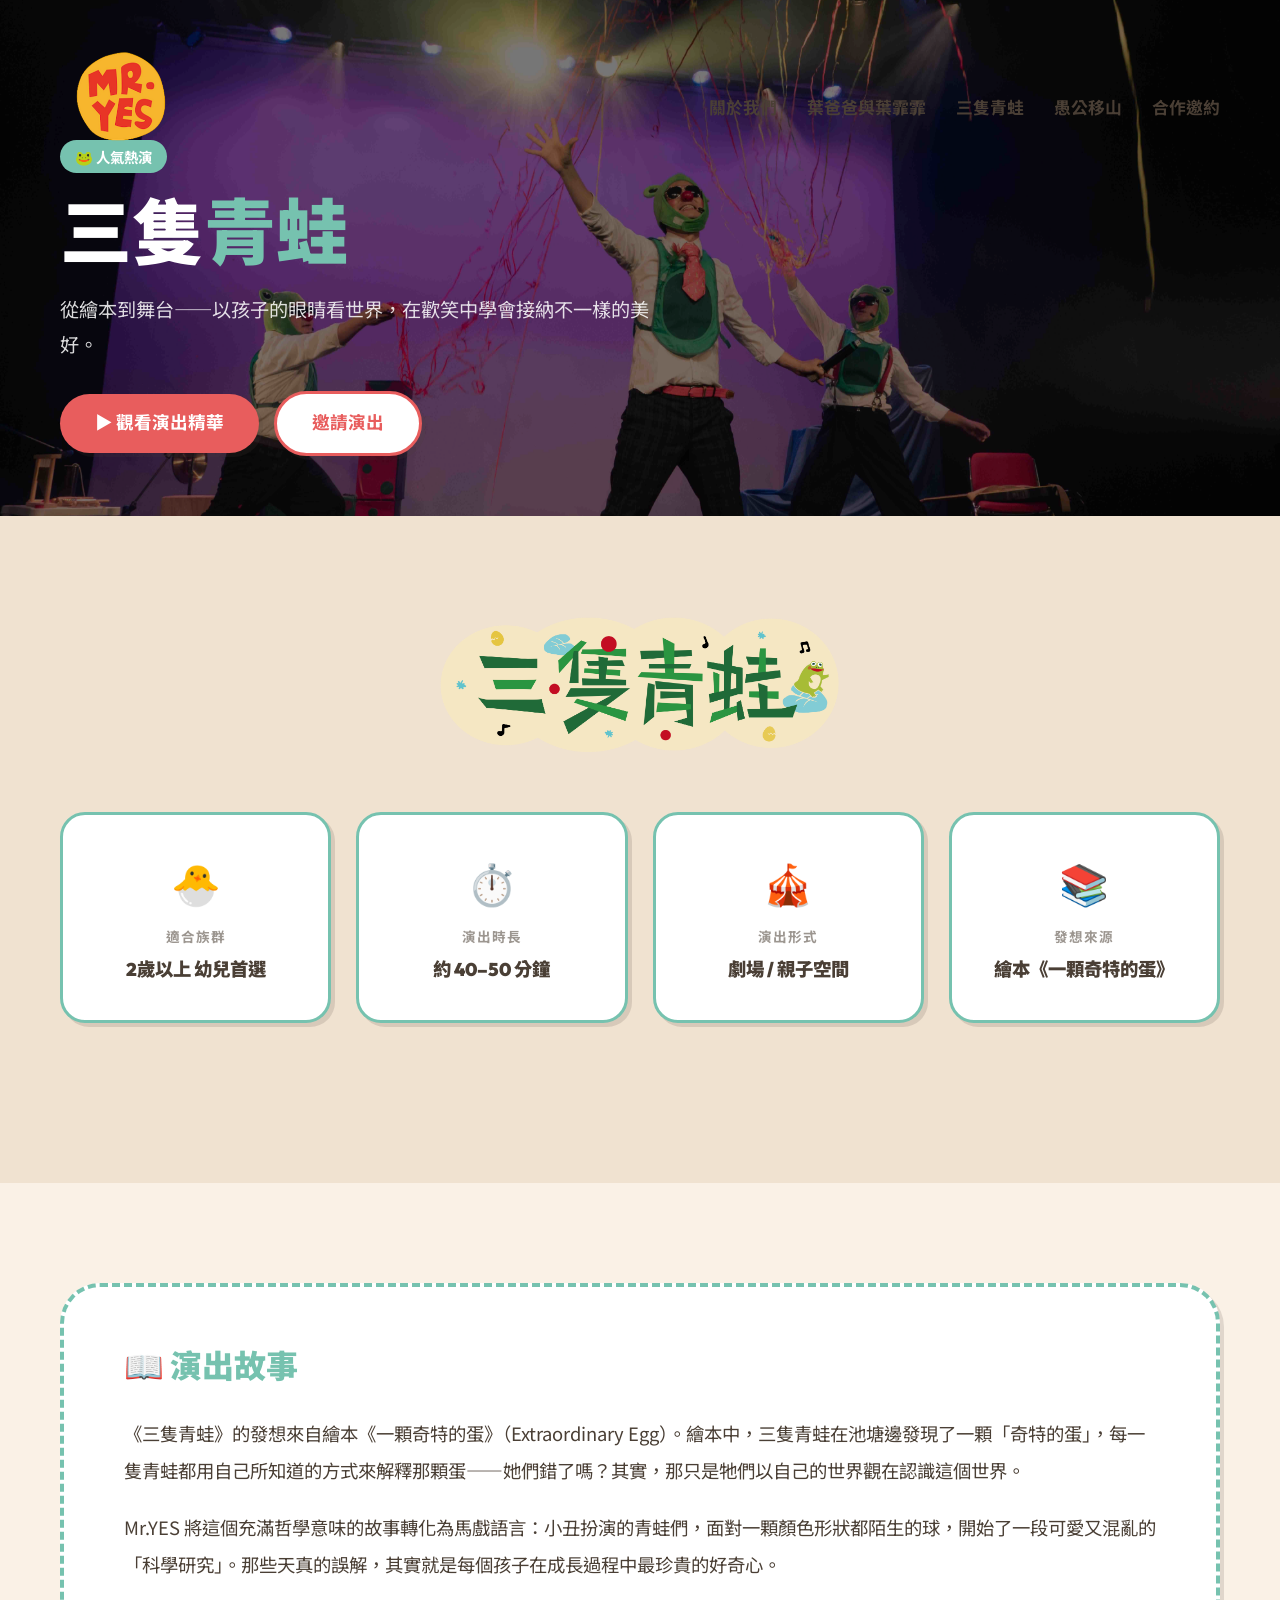
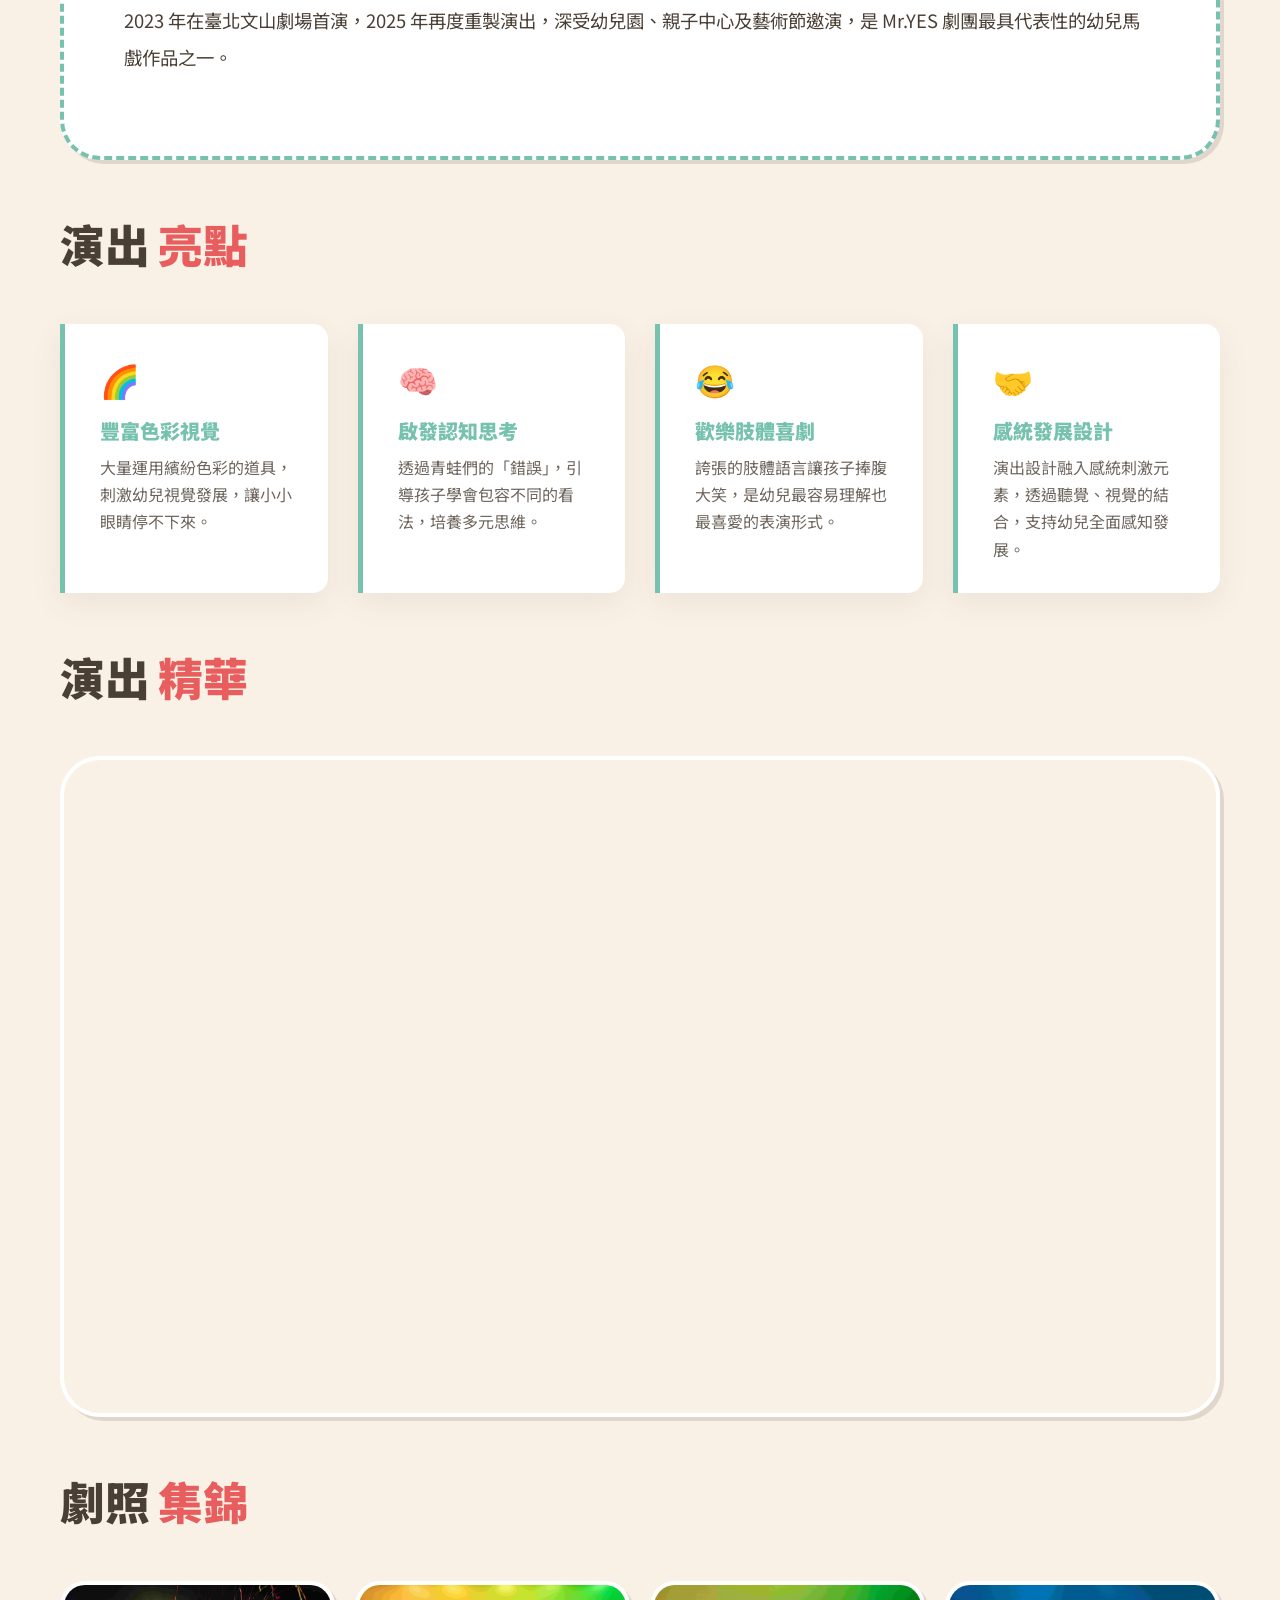
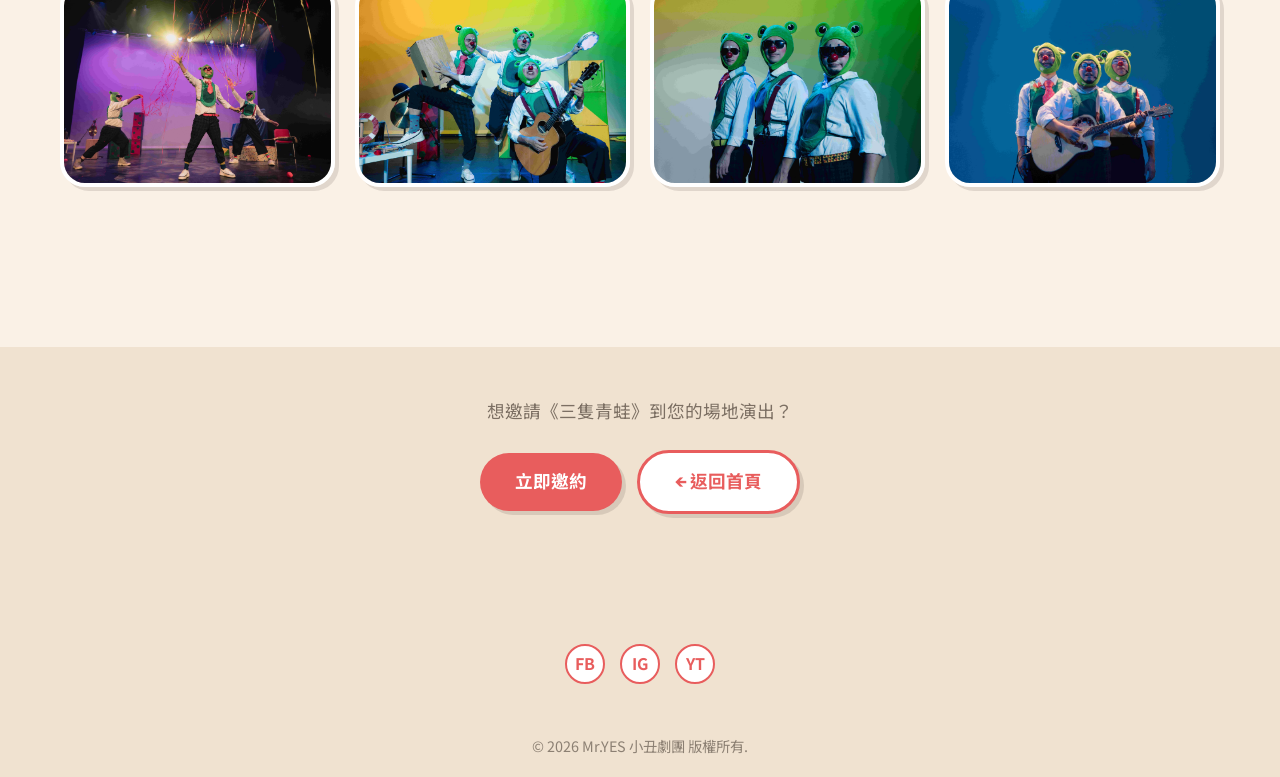
<file: threefrogs-details.html>
<!DOCTYPE html>
<html lang="zh-TW">

<head>
    <meta charset="UTF-8">
    <meta name="viewport" content="width=device-width, initial-scale=1.0">
    <title>三隻青蛙 | Mr.YES 小丑劇團</title>
    <meta name="description" content="《三隻青蛙》——發想自繪本《一顆奇特的蛋》，以幼兒對世界的純真視角出發，結合小丑特技帶來充滿想像力的劇場體驗。">
    <link rel="preconnect" href="https://fonts.googleapis.com">
    <link rel="preconnect" href="https://fonts.gstatic.com" crossorigin>
    <link href="https://fonts.googleapis.com/css2?family=Noto+Sans+TC:wght@400;700;900&family=Outfit:wght@400;700;900&display=swap" rel="stylesheet">
    <link rel="stylesheet" href="css/style.css?v=2">
    <style>
        .detail-hero {
            position: relative;
            min-height: 55vh;
            display: flex;
            align-items: flex-end;
            overflow: hidden;
            background: var(--dark);
        }
        .detail-hero-bg {
            position: absolute;
            inset: 0;
            background-image: url('圖片/青蛙/幻燈/文山14.jpg');
            background-size: cover;
            background-position: center;
            filter: brightness(0.5);
            transform: scale(1.05);
            transition: transform 8s ease-out;
        }
        .detail-hero-bg.loaded { transform: scale(1); }
        .detail-hero-content {
            position: relative;
            z-index: 2;
            padding: 60px 20px 60px;
            width: 100%;
            max-width: 1200px;
            margin: 0 auto;
        }
        .detail-hero-content .badge { margin-bottom: 20px; }
        .detail-hero-content h1 {
            font-family: var(--font-heading);
            font-size: clamp(2.5rem, 6vw, 4.5rem);
            font-weight: 900;
            color: var(--white);
            line-height: 1.1;
            margin-bottom: 20px;
        }
        .detail-hero-content h1 span { color: var(--accent-green); }
        .detail-hero-content p {
            color: rgba(255,255,255,0.85);
            font-size: 1.2rem;
            max-width: 600px;
            margin-bottom: 30px;
            line-height: 1.8;
        }

        .info-cards {
            display: grid;
            grid-template-columns: repeat(auto-fit, minmax(200px, 1fr));
            gap: 25px;
            margin: 60px 0;
        }
        .info-card {
            background: var(--white);
            border: 3px solid var(--accent-green);
            border-radius: var(--radius-md);
            padding: 35px 25px;
            text-align: center;
            box-shadow: var(--shadow-solid);
            transition: var(--transition);
        }
        .info-card:hover { transform: translateY(-5px); box-shadow: 6px 6px 0px rgba(74,63,53,0.15); }
        .info-card .ic-icon { font-size: 2.5rem; margin-bottom: 12px; }
        .info-card .ic-label { font-size: 0.85rem; color: rgba(74,63,53,0.55); font-weight: 700; letter-spacing: 1px; text-transform: uppercase; margin-bottom: 8px; }
        .info-card .ic-value { font-size: 1.15rem; font-weight: 900; font-family: var(--font-heading); color: var(--text-main); }

        .story-section {
            background: var(--white);
            border: 4px dashed var(--accent-green);
            border-radius: var(--radius-lg);
            padding: 60px;
            box-shadow: var(--shadow-solid);
            margin-bottom: 60px;
        }
        .story-section h2 { font-family: var(--font-heading); font-size: 2rem; color: var(--accent-green); margin-bottom: 30px; }
        .story-section p { font-size: 1.15rem; line-height: 2; color: var(--text-main); margin-bottom: 20px; }

        .features-grid { display: grid; grid-template-columns: repeat(auto-fit, minmax(260px, 1fr)); gap: 30px; margin-bottom: 60px; }
        .feature-item {
            background: var(--white);
            border-left: 5px solid var(--accent-green);
            border-radius: 0 var(--radius-sm) var(--radius-sm) 0;
            padding: 30px 30px 30px 35px;
            box-shadow: var(--shadow-card);
            transition: var(--transition);
        }
        .feature-item:hover { transform: translateX(5px); }
        .feature-item .fi-icon { font-size: 2rem; margin-bottom: 15px; }
        .feature-item h3 { font-family: var(--font-heading); font-size: 1.25rem; color: var(--accent-green); margin-bottom: 10px; }
        .feature-item p { font-size: 1rem; color: rgba(74,63,53,0.8); line-height: 1.7; }

        .gallery-grid { display: grid; grid-template-columns: repeat(auto-fit, minmax(260px, 1fr)); gap: 20px; margin-bottom: 60px; }
        .gallery-item { position: relative; border-radius: var(--radius-md); overflow: hidden; aspect-ratio: 4/3; box-shadow: var(--shadow-solid); border: 4px solid var(--white); }
        .gallery-item img { width: 100%; height: 100%; object-fit: cover; transition: transform 0.5s ease; }
        .gallery-item:hover img { transform: scale(1.08); }

        .video-wrapper { position: relative; padding-bottom: 56.25%; height: 0; overflow: hidden; border-radius: var(--radius-lg); box-shadow: var(--shadow-solid); border: 4px solid var(--white); margin-bottom: 60px; }
        .video-wrapper iframe { position: absolute; top: 0; left: 0; width: 100%; height: 100%; }

        .back-bar { background: var(--darker); padding: 50px 0; text-align: center; }

        .frog-title-img { display: block; margin: 0 auto 30px; max-width: 400px; width: 80%; }

        @media (max-width: 768px) {
            .story-section { padding: 35px 25px; }
            .detail-hero-content h1 { font-size: 2.2rem; }
        }
    </style>
</head>

<body>
    <!-- Navbar -->
    <header class="navbar">
        <div class="container nav-container">
            <div class="logo-wrapper">
                <a href="index.html" class="brand-logo">
                    <img src="images/001.png" alt="Mr.YES Logo" style="max-height: 160px;">
                </a>
                <img src="images/04.png" alt="Circus Decoration" class="logo-deco-04">
            </div>
            <nav class="nav-links">
                <a href="index.html#about" class="nav-link">關於我們</a>
                <a href="index.html#yepapa" class="nav-link">葉爸爸與葉霏霏</a>
                <a href="index.html#threefrogs" class="nav-link">三隻青蛙</a>
                <a href="index.html#yugong" class="nav-link">愚公移山</a>
                <a href="index.html#contact" class="nav-link">合作邀約</a>
            </nav>
            <button class="mobile-menu-btn" aria-label="Toggle Menu">
                <span></span><span></span><span></span>
            </button>
        </div>
    </header>

    <!-- Hero Banner -->
    <section class="detail-hero" style="padding-top: 80px;">
        <div class="detail-hero-bg" id="heroBg"></div>
        <div class="detail-hero-content">
            <div class="badge" style="background: var(--accent-green);">🐸 人氣熱演</div>
            <h1>三隻<span>青蛙</span></h1>
            <p>從繪本到舞台——以孩子的眼睛看世界，在歡笑中學會接納不一樣的美好。</p>
            <div class="cta-wrapper">
                <a href="https://youtu.be/X12ojb3VNxc?si=KZHHx0N4_kPAdj0s" target="_blank" class="btn btn-primary">▶ 觀看演出精華</a>
                <a href="index.html#contact" class="btn btn-outline">邀請演出</a>
            </div>
        </div>
    </section>

    <!-- 節目資訊 -->
    <section class="section-padding" style="background: var(--darker);">
        <div class="container">
            <img src="圖片/青蛙/01.png" alt="三隻青蛙標題" class="frog-title-img reveal">
            <div class="info-cards reveal">
                <div class="info-card">
                    <div class="ic-icon">🐣</div>
                    <div class="ic-label">適合族群</div>
                    <div class="ic-value">2歲以上 幼兒首選</div>
                </div>
                <div class="info-card">
                    <div class="ic-icon">⏱️</div>
                    <div class="ic-label">演出時長</div>
                    <div class="ic-value">約 40–50 分鐘</div>
                </div>
                <div class="info-card">
                    <div class="ic-icon">🎪</div>
                    <div class="ic-label">演出形式</div>
                    <div class="ic-value">劇場 / 親子空間</div>
                </div>
                <div class="info-card">
                    <div class="ic-icon">📚</div>
                    <div class="ic-label">發想來源</div>
                    <div class="ic-value">繪本《一顆奇特的蛋》</div>
                </div>
            </div>
        </div>
    </section>

    <!-- 演出故事 -->
    <section class="section-padding">
        <div class="container">
            <div class="story-section reveal">
                <h2>📖 演出故事</h2>
                <p>
                    《三隻青蛙》的發想來自繪本《一顆奇特的蛋》（Extraordinary Egg）。繪本中，三隻青蛙在池塘邊發現了一顆「奇特的蛋」，每一隻青蛙都用自己所知道的方式來解釋那顆蛋——她們錯了嗎？其實，那只是牠們以自己的世界觀在認識這個世界。
                </p>
                <p>
                    Mr.YES 將這個充滿哲學意味的故事轉化為馬戲語言：小丑扮演的青蛙們，面對一顆顏色形狀都陌生的球，開始了一段可愛又混亂的「科學研究」。那些天真的誤解，其實就是每個孩子在成長過程中最珍貴的好奇心。
                </p>
                <p>
                    2023 年在臺北文山劇場首演，2025 年再度重製演出，深受幼兒園、親子中心及藝術節邀演，是 Mr.YES 劇團最具代表性的幼兒馬戲作品之一。
                </p>
            </div>

            <h2 class="section-title reveal">演出 <span>亮點</span></h2>
            <div class="features-grid">
                <div class="feature-item reveal">
                    <div class="fi-icon">🌈</div>
                    <h3>豐富色彩視覺</h3>
                    <p>大量運用繽紛色彩的道具，刺激幼兒視覺發展，讓小小眼睛停不下來。</p>
                </div>
                <div class="feature-item reveal" style="transition-delay:0.1s;">
                    <div class="fi-icon">🧠</div>
                    <h3>啟發認知思考</h3>
                    <p>透過青蛙們的「錯誤」，引導孩子學會包容不同的看法，培養多元思維。</p>
                </div>
                <div class="feature-item reveal" style="transition-delay:0.2s;">
                    <div class="fi-icon">😂</div>
                    <h3>歡樂肢體喜劇</h3>
                    <p>誇張的肢體語言讓孩子捧腹大笑，是幼兒最容易理解也最喜愛的表演形式。</p>
                </div>
                <div class="feature-item reveal" style="transition-delay:0.3s;">
                    <div class="fi-icon">🤝</div>
                    <h3>感統發展設計</h3>
                    <p>演出設計融入感統刺激元素，透過聽覺、視覺的結合，支持幼兒全面感知發展。</p>
                </div>
            </div>

            <!-- 演出影片 -->
            <h2 class="section-title reveal">演出 <span>精華</span></h2>
            <div class="video-wrapper reveal">
                <iframe src="https://www.youtube.com/embed/X12ojb3VNxc" title="三隻青蛙 演出精華" frameborder="0" allow="accelerometer; autoplay; clipboard-write; encrypted-media; gyroscope; picture-in-picture" allowfullscreen></iframe>
            </div>

            <!-- 劇照集錦 -->
            <h2 class="section-title reveal">劇照 <span>集錦</span></h2>
            <div class="gallery-grid">
                <div class="gallery-item reveal">
                    <img src="圖片/青蛙/幻燈/文山14.jpg" alt="三隻青蛙 演出劇照 1" loading="lazy">
                </div>
                <div class="gallery-item reveal" style="transition-delay:0.1s;">
                    <img src="圖片/青蛙/幻燈/文山25.jpg" alt="三隻青蛙 演出劇照 2" loading="lazy">
                </div>
                <div class="gallery-item reveal" style="transition-delay:0.2s;">
                    <img src="圖片/青蛙/幻燈/文山26.jpg" alt="三隻青蛙 演出劇照 3" loading="lazy">
                </div>
                <div class="gallery-item reveal" style="transition-delay:0.3s;">
                    <img src="圖片/青蛙/幻燈/文山35.jpg" alt="三隻青蛙 演出劇照 4" loading="lazy">
                </div>
            </div>
        </div>
    </section>

    <!-- 返回 / 聯繫 -->
    <div class="back-bar">
        <div class="container">
            <p style="font-size:1.1rem; color:rgba(74,63,53,0.7); margin-bottom:25px;">想邀請《三隻青蛙》到您的場地演出？</p>
            <div class="cta-wrapper" style="justify-content:center;">
                <a href="index.html#contact" class="btn btn-primary">立即邀約</a>
                <a href="index.html" class="btn btn-outline">← 返回首頁</a>
            </div>
        </div>
    </div>

    <!-- Footer -->
    <footer>
        <div class="container footer-content" style="border-bottom: none; padding-bottom: 20px;">
            <div class="social-links" style="margin-bottom: 0;">
                <a href="https://www.facebook.com/Mryes2014/" target="_blank" aria-label="Facebook">FB</a>
                <a href="https://www.instagram.com/mr.yes2019/" target="_blank" aria-label="Instagram">IG</a>
                <a href="https://youtube.com/playlist?list=PLaAywsOGwXCqd4hu7_4pKjKCJ964OownR" target="_blank" aria-label="YouTube">YT</a>
            </div>
        </div>
        <div class="footer-bottom">
            <p>&copy; 2026 Mr.YES 小丑劇團 版權所有.</p>
        </div>
    </footer>

    <script src="js/main.js?v=2"></script>
    <script>
        document.addEventListener('DOMContentLoaded', () => {
            const bg = document.getElementById('heroBg');
            setTimeout(() => bg.classList.add('loaded'), 100);
        });
    </script>
</body>
</html>
</file>
<file: css/style.css>
/* Mr.YES Theatre Design System */
:root {
    /* Color Palette - Playful Circus Theme */
    --primary: #E85D5D;
    /* Circus Red */
    --primary-hover: #D04545;
    --secondary: #F4C430;
    /* Sunny Yellow */
    --accent-green: #76C2AF;
    /* Mint Green */
    --accent-blue: #5C9CE6;
    /* Sky Blue */
    --dark: #FAF1E6;
    /* Cream/Beige Background */
    --darker: #F0E2D0;
    /* Slightly darker cream for alternating sections */
    --light: #FFFFFF;
    /* White for cards/stickers */
    --text-main: #4A3F35;
    /* Dark Brown for text */
    --white: #FFFFFF;

    /* Gradients */
    --gradient-primary: linear-gradient(135deg, #E85D5D, #FF7B7B);
    --gradient-dark: linear-gradient(135deg, #FAF1E6, #F0E2D0);

    /* Typography */
    --font-heading: 'Outfit', 'Noto Sans TC', sans-serif;
    --font-body: 'Noto Sans TC', sans-serif;

    /* Utilities */
    --radius-sm: 15px;
    --radius-md: 25px;
    --radius-lg: 40px;
    --transition: all 0.3s cubic-bezier(0.25, 0.8, 0.25, 1);

    /* Shadows - Soft & Playful */
    --shadow-glass: 0 4px 15px rgba(0, 0, 0, 0.05);
    --shadow-card: 0 10px 30px rgba(74, 63, 53, 0.08);
    --shadow-hover: 0 15px 35px rgba(232, 93, 93, 0.2);
    --shadow-solid: 4px 4px 0px rgba(74, 63, 53, 0.15);
    /* Sticker-like drop shadow */
}

/* Reset & Base Styles */
* {
    margin: 0;
    padding: 0;
    box-sizing: border-box;
}

html {
    scroll-behavior: smooth;
    font-size: 16px;
}

body {
    font-family: var(--font-body);
    color: var(--text-main);
    /* Dark brown text */
    background-color: var(--dark);
    /* Cream Base */
    line-height: 1.6;
    overflow-x: hidden;
}

h1,
h2,
h3,
h4 {
    font-family: var(--font-heading);
    font-weight: 900;
    line-height: 1.2;
}

.container {
    max-width: 1200px;
    margin: 0 auto;
    padding: 0 20px;
}

.section-padding {
    padding: 100px 0;
}

.bg-light {
    background-color: var(--darker);
    /* Alternating dark blue */
}

.text-center {
    text-align: center;
}

/* Section Title */
.section-title {
    font-size: 2.8rem;
    margin-bottom: 50px;
    color: var(--text-main);
    position: relative;
    display: inline-block;
}

.section-title span {
    color: var(--primary);
}

/* Buttons */
.btn {
    display: inline-block;
    padding: 15px 35px;
    border-radius: 50px;
    font-size: 1.1rem;
    font-weight: 700;
    text-decoration: none;
    cursor: pointer;
    transition: var(--transition);
    border: none;
    font-family: var(--font-heading);
}

.btn-primary {
    background: var(--primary);
    color: var(--white);
    box-shadow: var(--shadow-solid);
}

.btn-primary:hover {
    transform: translateY(-3px);
    background: var(--primary-hover);
    box-shadow: 6px 6px 0px rgba(74, 63, 53, 0.15);
}

.btn-outline {
    background: var(--white);
    color: var(--primary);
    border: 3px solid var(--primary);
    box-shadow: var(--shadow-solid);
}

.btn-outline:hover {
    background: var(--primary);
    color: var(--white);
}

.text-link {
    color: var(--primary);
    text-decoration: none;
    font-weight: 700;
    font-size: 1.1rem;
    display: inline-flex;
    align-items: center;
    transition: var(--transition);
}

.text-link:hover {
    transform: translateX(5px);
    color: var(--primary-hover);
}

.w-100 {
    width: 100%;
}

.mt-4 {
    margin-top: 2rem;
}

/* CTA Button Wrapper */
.cta-wrapper {
    display: flex;
    flex-wrap: wrap;
    gap: 15px;
    align-items: center;
}

/* --- Navbar --- */
.navbar {
    position: fixed;
    top: 0;
    left: 0;
    width: 100%;
    z-index: 1000;
    transition: var(--transition);
    padding: 20px 0;
}

.navbar.scrolled {
    padding: 15px 0;
    background: rgba(250, 241, 230, 0.95);
    /* Cream Glass */
    backdrop-filter: blur(15px);
    -webkit-backdrop-filter: blur(15px);
    border-bottom: 3px dashed var(--secondary);
    /* Cute dashed border */
    box-shadow: var(--shadow-glass);
}

.nav-container {
    display: flex;
    justify-content: space-between;
    align-items: center;
}

.brand-logo {
    font-size: 2rem;
    font-weight: 900;
    color: var(--primary);
    text-decoration: none;
    font-family: var(--font-heading);
    letter-spacing: 1px;
}

.brand-logo span {
    color: var(--secondary);
}

.nav-links {
    display: flex;
    gap: 30px;
    align-items: center;
}

.nav-link {
    color: var(--text-main);
    text-decoration: none;
    font-weight: 700;
    font-size: 1.05rem;
    transition: var(--transition);
    position: relative;
}

.nav-link::after {
    content: '';
    position: absolute;
    bottom: -5px;
    left: 0;
    width: 0%;
    height: 3px;
    background: var(--secondary);
    transition: var(--transition);
    border-radius: 2px;
}

.nav-link:hover::after {
    width: 100%;
}

.nav-link.highlight-link {
    background: var(--secondary);
    color: var(--dark);
    padding: 8px 20px;
    border-radius: 20px;
}

.nav-link.highlight-link::after {
    display: none;
}

.nav-link.highlight-link:hover {
    background: var(--white);
    transform: translateY(-2px);
}

.mobile-menu-btn {
    display: none;
    background: transparent;
    border: none;
    cursor: pointer;
    flex-direction: column;
    gap: 5px;
}

.mobile-menu-btn span {
    width: 25px;
    height: 3px;
    background: var(--white);
    transition: var(--transition);
}

/* --- Hero Section --- */
.hero {
    position: relative;
    min-height: 100vh;
    display: flex;
    align-items: center;
    color: var(--text-main);
    overflow: hidden;
    padding-top: 80px;
}

.hero-slider-center-wrapper {
    position: relative;
    z-index: 3;
    width: 85%;
    max-width: 1000px;
    margin: 0 auto;
    aspect-ratio: 16/9;
    border-radius: var(--radius-lg);
    overflow: hidden;
    box-shadow: var(--shadow-card);
    border: 8px solid var(--white);
}

.hero-center-cta {
    position: absolute;
    bottom: 30px;
    left: 50%;
    transform: translateX(-50%);
    display: flex;
    gap: 20px;
    z-index: 10;
}

.hero-slider {
    position: absolute;
    top: 0;
    left: 0;
    width: 100%;
    height: 100%;
    z-index: 1;
    background: var(--dark);
    overflow: hidden;
}

.slide {
    position: absolute;
    top: 0;
    left: 100%;
    width: 100%;
    height: 100%;
    background-size: cover;
    background-position: center;
    transition: left 0.8s cubic-bezier(0.77, 0, 0.18, 1);
}

.slide.active {
    left: 0;
    animation: kenburns 15s ease-in-out forwards;
}

.slide.prev {
    left: -100%;
}

/* Simple slider: disable kenburns, keep clean transition */
.simple-slider .slide.active {
    animation: none;
}

.slide-container {
    position: absolute;
    top: 0;
    left: 0;
    width: 100%;
    height: 100%;
    overflow: hidden;
}

.hero-overlay {
    position: absolute;
    top: 0;
    left: 0;
    width: 100%;
    height: 100%;
    background: rgba(250, 241, 230, 0.08);
    z-index: 2;
}

.hero-text {
    max-width: 100%;
}

.main-title {
    font-size: 5rem;
    margin-bottom: 20px;
    letter-spacing: -1px;
    cursor: zoom-in;
    display: inline-block;
    transition: transform 0.3s ease, letter-spacing 0.3s ease;
}

.main-title:hover {
    transform: scale(1.08);
    letter-spacing: 2px;
}

.main-title span {
    color: var(--secondary);
    display: block;
    font-size: 4rem;
}

.subtitle {
    font-size: 1.5rem;
    margin-bottom: 40px;
    color: rgba(74, 63, 53, 0.85);
    line-height: 1.5;
}

.hero-buttons {
    display: flex;
    gap: 20px;
}

.decor {
    position: absolute;
    z-index: 1;
    font-size: 3rem;
    opacity: 0.6;
}

/* --- About Section --- */
.about-grid {
    display: grid;
    grid-template-columns: 1fr 1fr;
    gap: 60px;
    align-items: center;
}

.about-text p {
    font-size: 1.2rem;
    margin-bottom: 20px;
    color: rgba(74, 63, 53, 0.85);
}

.about-image-wrapper {
    position: relative;
    height: 500px;
}

.about-image {
    position: absolute;
    top: 0;
    left: 0;
    width: 90%;
    height: 90%;
    background-image: url('../images/performance_2.png');
    background-size: cover;
    background-position: center;
    border-radius: var(--radius-lg);
    border: 4px solid var(--white);
    z-index: 2;
    box-shadow: var(--shadow-solid);
}

.about-shape {
    position: absolute;
    bottom: 0;
    right: 0;
    width: 80%;
    height: 80%;
    background: var(--secondary);
    border-radius: var(--radius-lg);
    z-index: 1;
    transform: translate(10%, 10%);
}

/* Performance Timeline Layout */
.performance-timeline {
    position: relative;
    padding-left: 30px;
    margin-top: 20px;
}

.performance-timeline::before {
    content: '';
    position: absolute;
    left: 0;
    top: 5px;
    bottom: 5px;
    width: 3px;
    background: var(--secondary);
    opacity: 0.3;
    border-radius: 10px;
}

.timeline-item {
    position: relative;
    margin-bottom: 25px;
}

.timeline-item::before {
    content: '';
    position: absolute;
    left: -35px;
    top: 5px;
    width: 13px;
    height: 13px;
    background: var(--secondary);
    border: 3px solid var(--white);
    border-radius: 50%;
    z-index: 2;
    box-shadow: 2px 2px 0px rgba(74, 63, 53, 0.1);
}

.timeline-year {
    font-family: var(--font-heading);
    font-weight: 900;
    font-size: 1.4rem;
    color: var(--primary);
    display: block;
    margin-bottom: 5px;
    line-height: 1;
}

.timeline-content {
    font-size: 1.1rem;
    color: var(--text-main);
    line-height: 1.5;
}

.timeline-content span {
    display: block;
    margin-bottom: 5px;
}


/* --- Classic Programs --- */
.programs-grid {
    display: grid;
    grid-template-columns: repeat(auto-fit, minmax(300px, 1fr));
    gap: 40px;
}

.program-card {
    background: var(--white);
    /* Sticker card */
    border: 3px solid var(--accent-blue);
    border-radius: var(--radius-md);
    overflow: hidden;
    box-shadow: var(--shadow-solid);
    transition: var(--transition);
}

.program-card:hover {
    transform: translateY(-5px);
    box-shadow: 6px 6px 0px rgba(74, 63, 53, 0.15);
    border-color: var(--primary);
}

.card-img {
    height: 250px;
    background-size: cover;
    background-position: center;
}

.card-content {
    padding: 30px;
}

.card-content h3 {
    font-size: 1.6rem;
    margin-bottom: 15px;
    color: var(--primary);
}

.card-content p {
    color: rgba(74, 63, 53, 0.8);
    margin-bottom: 0;
}

/* --- Event 2026 --- */
.event-special {
    background: var(--darker);
    color: var(--text-main);
    overflow: hidden;
}

.event-banner {
    display: flex;
    align-items: center;
    justify-content: space-between;
    gap: 50px;
    background: var(--white);
    border: 4px dashed var(--accent-green);
    padding: 60px;
    border-radius: var(--radius-lg);
    box-shadow: var(--shadow-solid);
}

.event-content {
    flex: 1;
}

.badge {
    display: inline-block;
    background: var(--primary);
    color: var(--white);
    padding: 5px 15px;
    border-radius: 20px;
    font-weight: bold;
    margin-bottom: 20px;
    font-size: 0.9rem;
}

.event-content h2 {
    font-size: 3.5rem;
    margin-bottom: 20px;
    color: var(--primary);
}

.event-content p {
    font-size: 1.2rem;
    margin-bottom: 30px;
    color: var(--text-main);
}

.event-features {
    list-style: none;
    margin-bottom: 30px;
}

.event-features li {
    font-size: 1.1rem;
    margin-bottom: 10px;
    display: flex;
    align-items: center;
    gap: 10px;
}

.event-visual {
    flex: 1;
    display: flex;
    justify-content: center;
}

.ticket-mockup {
    background: var(--gradient-primary);
    border-radius: 15px;
    padding: 20px;
    width: 300px;
    box-shadow: 0 20px 40px rgba(0, 0, 0, 0.4);
    transform: rotate(5deg);
}

.ticket-header {
    border-bottom: 2px dashed rgba(255, 255, 255, 0.5);
    padding-bottom: 10px;
    text-align: center;
    font-weight: bold;
    letter-spacing: 3px;
}

.ticket-body {
    padding: 30px 10px;
    text-align: center;
}

.ticket-body h4 {
    font-size: 2rem;
    margin-bottom: 10px;
}

/* --- Services (Project & Courses) --- */
.services-grid {
    display: grid;
    grid-template-columns: 1fr 1fr;
    gap: 40px;
}

.service-block {
    background: var(--white);
    border: 3px solid var(--secondary);
    padding: 50px;
    border-radius: var(--radius-lg);
    box-shadow: var(--shadow-solid);
    transition: var(--transition);
}

.service-block:hover {
    transform: translateY(-5px);
    box-shadow: 6px 6px 0px rgba(74, 63, 53, 0.15);
    border-color: var(--primary);
}

.icon-wrapper {
    font-size: 4rem;
    margin-bottom: 20px;
}

.service-block h3 {
    font-size: 2rem;
    margin-bottom: 20px;
}

.service-block p {
    font-size: 1.1rem;
    color: rgba(74, 63, 53, 0.8);
    margin-bottom: 30px;
}

/* --- Contact Section --- */
.contact-card {
    display: flex;
    background: var(--white);
    border: 4px solid var(--accent-blue);
    border-radius: var(--radius-lg);
    overflow: hidden;
    color: var(--text-main);
    box-shadow: var(--shadow-solid);
}

.contact-info {
    flex: 1;
    padding: 60px;
}

.contact-info h2 {
    font-size: 3rem;
    margin-bottom: 20px;
}

.contact-info h2 span {
    color: var(--secondary);
}

.contact-info p {
    font-size: 1.2rem;
    margin-bottom: 40px;
    opacity: 0.9;
}

.contact-details {
    display: flex;
    flex-direction: column;
    gap: 20px;
}

.contact-item {
    display: flex;
    align-items: center;
    gap: 15px;
}

.contact-item .icon {
    font-size: 1.5rem;
}

.contact-link {
    color: var(--text-main);
    text-decoration: none;
    font-size: 1.2rem;
    font-weight: bold;
    transition: var(--transition);
}

.contact-link:hover {
    color: var(--secondary);
}

.contact-form-wrapper {
    flex: 1;
    background: var(--darker);
    padding: 60px;
    color: var(--text-main);
    border-left: 4px dashed var(--accent-blue);
}

.form-group {
    margin-bottom: 25px;
}

.form-group input,
.form-group select,
.form-group textarea {
    width: 100%;
    padding: 15px 20px;
    border: 2px solid rgba(74, 63, 53, 0.2);
    border-radius: var(--radius-sm);
    font-size: 1rem;
    font-family: var(--font-body);
    transition: var(--transition);
    background: var(--white);
    color: var(--text-main);
}

.form-group input::placeholder,
.form-group textarea::placeholder {
    color: rgba(74, 63, 53, 0.4);
}

.form-group input:focus,
.form-group select:focus,
.form-group textarea:focus {
    outline: none;
    border-color: var(--primary);
    box-shadow: 4px 4px 0px rgba(232, 93, 93, 0.15);
    background: var(--white);
}

/* Option styling for the select dropdown */
.form-group select option {
    background: var(--white);
    color: var(--text-main);
}

/* --- Footer --- */
footer {
    background: var(--darker);
    color: var(--text-main);
    padding: 80px 0 0;
}

.footer-content {
    display: flex;
    flex-direction: column;
    justify-content: center;
    align-items: center;
    border-bottom: 2px dashed rgba(74, 63, 53, 0.2);
    padding-bottom: 40px;
    margin-bottom: 30px;
}

.footer-logo-img {
    flex: 0 0 auto;
}

.footer-logo-img img {
    display: block;
    filter: drop-shadow(2px 4px 8px rgba(0, 0, 0, 0.15));
    transition: var(--transition);
}

.footer-logo-img:hover img {
    transform: scale(1.05) rotate(-2deg);
}

.footer-links {
    display: flex;
    gap: 30px;
}

.footer-links a {
    color: rgba(74, 63, 53, 0.7);
    text-decoration: none;
    transition: var(--transition);
}

.footer-links a:hover {
    color: var(--primary);
}

.social-links {
    display: flex;
    gap: 15px;
}

.social-links a {
    width: 40px;
    height: 40px;
    background: var(--white);
    border: 2px solid var(--primary);
    display: flex;
    justify-content: center;
    align-items: center;
    border-radius: 50%;
    color: var(--primary);
    text-decoration: none;
    font-weight: bold;
    transition: var(--transition);
}

.social-links a:hover {
    background: var(--primary);
    color: var(--white);
    transform: translateY(-3px);
}

.footer-bottom {
    text-align: center;
    color: rgba(74, 63, 53, 0.6);
    font-size: 0.9rem;
    padding-bottom: 20px;
}

/* --- Animations & Utilities --- */
.reveal,
.reveal-left,
.reveal-right,
.zoom-in {
    opacity: 0;
    transition: all 0.8s cubic-bezier(0.5, 0, 0, 1);
}

.reveal {
    transform: translateY(40px);
}

.reveal-left {
    transform: translateX(-50px);
}

.reveal-right {
    transform: translateX(50px);
}

.zoom-in {
    transform: scale(0.85);
}

.reveal.active,
.reveal-left.active,
.reveal-right.active,
.zoom-in.active {
    opacity: 1;
    transform: translate(0) scale(1);
}

@keyframes kenburns {
    0% {
        transform: scale(1);
    }

    100% {
        transform: scale(1.08);
    }
}

@keyframes float {
    0% {
        transform: translateY(0px) rotate(0deg);
    }

    50% {
        transform: translateY(-20px) rotate(5deg);
    }

    100% {
        transform: translateY(0px) rotate(0deg);
    }
}

@keyframes spin-sway {
    0% {
        transform: rotate(-8deg) scale(1);
    }

    50% {
        transform: rotate(8deg) scale(1.1);
    }

    100% {
        transform: rotate(-8deg) scale(1);
    }
}

/* Logo wrapper with pop-out 04 effect */
.logo-wrapper {
    position: relative;
    display: inline-flex;
    align-items: center;
}

.logo-wrapper .brand-logo {
    position: relative;
    z-index: 2;
    display: block;
}

.logo-deco-04 {
    position: absolute;
    right: -30px;
    top: 50%;
    transform: translateY(-50%) scale(0) rotate(-20deg);
    height: 90px;
    width: auto;
    z-index: 1;
    transform-origin: left center;
    filter: drop-shadow(2px 4px 8px rgba(0, 0, 0, 0.25));
    transition: transform 0.45s cubic-bezier(0.34, 1.56, 0.64, 1), opacity 0.3s ease;
    opacity: 0;
    pointer-events: none;
}

/* Pop out when hovering the logo wrapper */
.logo-wrapper:hover .logo-deco-04 {
    transform: translateY(-50%) scale(1) rotate(8deg);
    opacity: 1;
}

/* Gentle sway after pop-out */
.logo-wrapper:hover .logo-deco-04 {
    animation: deco-sway 3s ease-in-out infinite;
    animation-delay: 0.4s;
}

@keyframes deco-sway {
    0% {
        transform: translateY(-50%) scale(1) rotate(6deg);
    }

    50% {
        transform: translateY(-60%) scale(1.08) rotate(14deg);
    }

    100% {
        transform: translateY(-50%) scale(1) rotate(6deg);
    }
}

/* --- Nav Link Pop-out 04 Effect --- */
.nav-deco-wrapper {
    position: relative;
    display: inline-block;
}

/* The 04.png positioned above the nav link, hidden by default */
.nav-deco-04 {
    position: absolute;
    top: -10px;
    left: 50%;
    transform: translateX(-50%) translateY(0) scale(0) rotate(-15deg);
    transform-origin: center bottom;
    height: 90px;
    width: auto;
    opacity: 0;
    pointer-events: none;
    transition:
        transform 0.4s cubic-bezier(0.34, 1.56, 0.64, 1),
        opacity 0.2s ease;
    filter: drop-shadow(1px 3px 6px rgba(0, 0, 0, 0.25));
    z-index: 100;
}

/* Pop out above nav link on hover */
.nav-deco-wrapper:hover .nav-deco-04 {
    transform: translateX(-50%) translateY(-55px) scale(1) rotate(8deg);
    opacity: 1;
    animation: nav-deco-sway 2.5s ease-in-out infinite;
    animation-delay: 0.35s;
}

@keyframes nav-deco-sway {
    0% {
        transform: translateX(-50%) translateY(-55px) scale(1) rotate(6deg);
    }

    50% {
        transform: translateX(-50%) translateY(-65px) scale(1.08) rotate(14deg);
    }

    100% {
        transform: translateX(-50%) translateY(-55px) scale(1) rotate(6deg);
    }
}

/* --- Hero Scattered Stickers --- */
.hero-sticker {
    position: absolute;
    z-index: 4;
    pointer-events: none;
    filter: drop-shadow(2px 4px 10px rgba(0, 0, 0, 0.18));
}

/* Top-left: daddy figure */
.sticker-a {
    left: 2%;
    top: 18%;
    height: 160px;
    width: auto;
    transform: rotate(-10deg);
    animation: float-a 7s ease-in-out infinite;
}

/* Top-right: girl figure */
.sticker-b {
    right: 2%;
    top: 15%;
    height: 150px;
    width: auto;
    transform: rotate(8deg);
    animation: float-b 6s ease-in-out infinite;
    animation-delay: 1s;
}

/* Bottom-left: tent */
.sticker-c {
    left: 3%;
    bottom: 10%;
    height: 130px;
    width: auto;
    transform: rotate(5deg);
    animation: float-c 8s ease-in-out infinite;
    animation-delay: 0.5s;
}

/* Bottom-right: MR.YES badge */
.sticker-d {
    right: 3%;
    bottom: 12%;
    height: 110px;
    width: auto;
    transform: rotate(-6deg);
    animation: float-d 5.5s ease-in-out infinite;
    animation-delay: 1.5s;
}

@keyframes float-a {

    0%,
    100% {
        transform: rotate(-10deg) translateY(0px);
    }

    50% {
        transform: rotate(-6deg) translateY(-18px);
    }
}

@keyframes float-b {

    0%,
    100% {
        transform: rotate(8deg) translateY(0px);
    }

    50% {
        transform: rotate(12deg) translateY(-15px);
    }
}

@keyframes float-c {

    0%,
    100% {
        transform: rotate(5deg) translateY(0px);
    }

    50% {
        transform: rotate(2deg) translateY(-20px);
    }
}

@keyframes float-d {

    0%,
    100% {
        transform: rotate(-6deg) translateY(0px);
    }

    50% {
        transform: rotate(-10deg) translateY(-14px);
    }
}

.floating {
    animation: float 6s ease-in-out infinite;
}

/* --- Responsive --- */

/* ===== 平板 (Tablet): 1024px 以下 ===== */
@media (max-width: 1024px) {
    .container {
        padding: 0 24px;
    }

    .section-padding {
        padding: 70px 0;
    }

    .hero-slider-center-wrapper {
        width: 92%;
    }

    /* 關於我們、葉爸爸等雙欄 grid 在平板先縮小間距 */
    .about-grid {
        gap: 40px;
    }

    /* 愚公移山三欄改為單欄排列 */
    .yugong-tricolumn {
        grid-template-columns: 1fr !important;
        gap: 20px !important;
    }

    .yugong-tricolumn > div[style*="aspect-ratio: 3/4"] {
        aspect-ratio: 16/9 !important;
        max-height: 320px;
    }

    /* 服務區塊 */
    .services-grid {
        gap: 24px;
    }

    .service-block {
        padding: 36px;
    }

    /* 活動 banner */
    .event-banner {
        padding: 40px;
        gap: 30px;
    }

    /* 事件標題縮小 */
    .event-content h2 {
        font-size: 2.6rem;
    }

    .section-title {
        font-size: 2.2rem;
    }
}

/* ===== 992px 以下 ===== */
@media (max-width: 992px) {

    .hero-grid,
    .about-grid,
    .event-banner,
    .contact-card {
        flex-direction: column;
        grid-template-columns: 1fr;
    }

    .about-grid {
        grid-template-columns: 1fr;
        gap: 32px;
    }

    .about-image-wrapper {
        height: 360px;
    }

    .event-banner {
        padding: 36px;
    }

    .contact-info,
    .contact-form-wrapper {
        padding: 40px;
    }

    .main-title {
        font-size: 4rem;
    }

    .main-title span {
        font-size: 3rem;
    }
}

/* ===== 手機 (Mobile): 768px 以下 ===== */
@media (max-width: 768px) {

    html {
        font-size: 15px;
    }

    .container {
        padding: 0 16px;
    }

    .section-padding {
        padding: 60px 0;
    }

    /* --- Navbar --- */
    .navbar {
        padding: 12px 0;
    }

    .navbar .container {
        padding: 0 16px;
    }

    /* Logo 圖片縮小 */
    .brand-logo img {
        max-height: 80px !important;
    }

    /* 手機選單按鈕顯示 */
    .mobile-menu-btn {
        display: flex;
        z-index: 1001;
    }

    .mobile-menu-btn span {
        background: var(--text-main);
    }

    /* 側滑選單 */
    .nav-links {
        position: fixed;
        top: 0;
        right: -100%;
        width: 80%;
        max-width: 300px;
        height: 100vh;
        background: var(--dark);
        flex-direction: column;
        justify-content: center;
        align-items: center;
        gap: 20px;
        transition: right 0.4s cubic-bezier(0.25, 0.8, 0.25, 1);
        box-shadow: -10px 0 40px rgba(0, 0, 0, 0.15);
        border-left: 3px dashed var(--secondary);
        padding: 20px;
        z-index: 1000;
    }

    .nav-links.active {
        right: 0;
    }

    .nav-link {
        font-size: 1.15rem;
        width: 100%;
        text-align: center;
        padding: 10px 0;
    }

    /* --- Hero Section --- */
    .hero {
        padding-top: 100px;
        padding-bottom: 30px;
        min-height: auto;
        flex-direction: column;
        justify-content: flex-start;
        align-items: center;
        gap: 0;
    }

    .hero-slider-center-wrapper {
        width: 96%;
        border-width: 4px;
        border-radius: var(--radius-md);
        position: relative;
        margin: 0 auto;
    }

    /* Hero 底部按鈕移出幻燈片外，顯示在下方 */
    .hero-center-cta {
        position: static;
        transform: none;
        justify-content: center;
        margin-top: 20px;
        flex-wrap: wrap;
        gap: 12px;
        padding-bottom: 20px;
    }

    /* 貼紙隱藏，避免擋內容 */
    .hero-sticker {
        display: none;
    }

    /* 跑馬燈文字縮小 */
    .hero-marquee-content {
        font-size: 0.9rem;
    }

    /* --- Section Titles --- */
    .section-title {
        font-size: 1.9rem;
        margin-bottom: 30px;
    }

    /* --- About Section --- */
    .about-grid {
        grid-template-columns: 1fr !important;
        gap: 28px;
    }

    .about-image-wrapper {
        height: 280px;
        min-height: 260px !important;
    }

    .about-text p {
        font-size: 1rem;
    }

    /* 歷年演出左圖在手機隱藏，節省空間 */
    .about-grid .about-image-wrapper.reveal-left {
        display: none;
    }

    /* --- 葉爸爸 / 三隻青蛙 / 愚公移山 --- */
    /* 三隻青蛙 event-banner */
    .event-banner {
        padding: 24px 16px;
        border-radius: var(--radius-md);
        gap: 20px;
    }

    .event-content h2 {
        font-size: 2rem;
    }

    /* 三隻青蛙標題圖片 */
    .event-banner img[src*="青蛙"] {
        width: 100% !important;
    }

    /* 愚公移山三欄 → 單欄 */
    .yugong-tricolumn {
        grid-template-columns: 1fr !important;
        gap: 20px !important;
        margin: 30px 0 !important;
    }

    /* 左右照片在手機改為橫向比例 */
    .yugong-tricolumn > div[style*="aspect-ratio: 3/4"] {
        aspect-ratio: 16/9 !important;
        max-height: 240px;
    }

    /* --- 服務區塊 --- */
    .services-grid {
        grid-template-columns: 1fr;
        gap: 24px;
    }

    .service-block {
        padding: 30px 20px;
    }

    .service-block h3 {
        font-size: 1.6rem;
    }

    /* --- 按鈕 --- */
    .btn {
        padding: 12px 24px;
        font-size: 1rem;
    }

    .cta-wrapper {
        gap: 10px;
    }

    /* --- 聯絡區段 --- */
    .contact-info,
    .contact-form-wrapper {
        padding: 30px 20px;
    }

    .contact-info h2 {
        font-size: 2rem;
    }

    /* --- 頁尾 --- */
    footer {
        padding: 50px 0 0;
    }

    .footer-content {
        flex-direction: column;
        gap: 24px;
        align-items: center;
        text-align: center;
    }

    .social-links {
        justify-content: center;
    }

    /* --- 浮動音樂按鈕下移 --- */
    .music-toggle-btn {
        bottom: 20px;
        right: 16px;
        width: 50px;
        height: 50px;
        font-size: 1.2rem;
    }
}

/* ===== 小型手機: 480px 以下 ===== */
@media (max-width: 480px) {

    html {
        font-size: 14px;
    }

    .section-padding {
        padding: 50px 0;
    }

    /* Logo 再縮小 */
    .brand-logo img {
        max-height: 60px !important;
    }

    /* Hero */
    .hero {
        padding-top: 80px;
    }

    .hero-slider-center-wrapper {
        width: 100%;
        border-radius: var(--radius-sm);
        border-width: 3px;
    }

    .hero-center-cta {
        flex-direction: column;
        align-items: center;
    }

    .hero-center-cta .btn {
        width: 80%;
        text-align: center;
    }

    /* 標題 */
    .section-title {
        font-size: 1.6rem;
    }

    /* 關於我們 */
    .about-image-wrapper {
        height: 220px;
    }

    /* 三隻青蛙 event-banner */
    .event-banner {
        padding: 18px 12px;
        border-radius: var(--radius-sm);
    }

    .event-content h2 {
        font-size: 1.7rem;
    }

    /* 服務區塊 */
    .service-block {
        padding: 24px 16px;
    }

    .icon-wrapper {
        font-size: 3rem;
    }

    /* 聯絡按鈕 (LINE) */
    a[href="#"].btn-primary[style*="#06C755"] {
        font-size: 1.1rem !important;
        padding: 16px 28px !important;
    }

    /* 聯絡資訊橫向排列改為縱向 */
    div[style*="justify-content: center"][style*="gap: 40px"] {
        flex-direction: column !important;
        gap: 20px !important;
        align-items: center;
    }

    /* 頁尾 banner 圖片 */
    .footer-banner-full img {
        min-height: 120px;
        object-fit: cover;
    }
}

/* --- Floating Music Button --- */
.music-toggle-btn {
    position: fixed;
    bottom: 30px;
    right: 30px;
    width: 60px;
    height: 60px;
    border-radius: 50%;
    background: var(--white);
    border: 3px solid var(--primary);
    color: var(--text-main);
    font-size: 1.5rem;
    display: flex;
    justify-content: center;
    align-items: center;
    cursor: pointer;
    z-index: 1000;
    box-shadow: var(--shadow-solid);
    transition: var(--transition);
    opacity: 0.8;
}

.music-toggle-btn:hover {
    transform: translateY(-5px) scale(1.1);
    background: var(--primary);
    color: var(--white);
}

.music-toggle-btn.playing {
    animation: pulse 2s infinite;
    opacity: 1;
}

@keyframes pulse {
    0% {
        box-shadow: 0 0 0 0 rgba(232, 93, 93, 0.4);
    }

    70% {
        box-shadow: 0 0 0 15px rgba(232, 93, 93, 0);
    }

    100% {
        box-shadow: 0 0 0 0 rgba(232, 93, 93, 0);
    }
}

/* --- Hero Marquee (新增：首頁跑馬燈區塊樣式) --- */
/* 跑馬燈外層容器：設定絕對定位於底部、背景色、層級與隱藏超出的內容 */
.hero-marquee-container {
    position: absolute;
    bottom: 0;
    left: 0;
    width: 100%;
    background: rgba(244, 196, 48, 0.9);
    /* Sunny Yellow with opacity */
    color: var(--text-main);
    padding: 10px 0;
    z-index: 20;
    overflow: hidden;
    white-space: nowrap;
    border-top: 2px dashed var(--white);
}

/* 跑馬燈內容：設定動畫滾動效果及文字排版 */
.hero-marquee-content {
    display: inline-block;
    padding-left: 100%;
    animation: marquee-scroll 20s linear infinite;
    font-weight: 700;
    font-size: 1.1rem;
    letter-spacing: 1px;
}

/* 跑馬燈文字間距 */
.hero-marquee-content span {
    margin: 0 20px;
}

/* 跑馬燈分隔點顏色 */
.hero-marquee-content .dot {
    color: var(--primary);
}

/* 跑馬燈滾動動畫關鍵影格：由右至左平移 */
@keyframes marquee-scroll {
    0% {
        transform: translate(0, 0);
    }

    100% {
        transform: translate(-100%, 0);
    }
}
</file>
